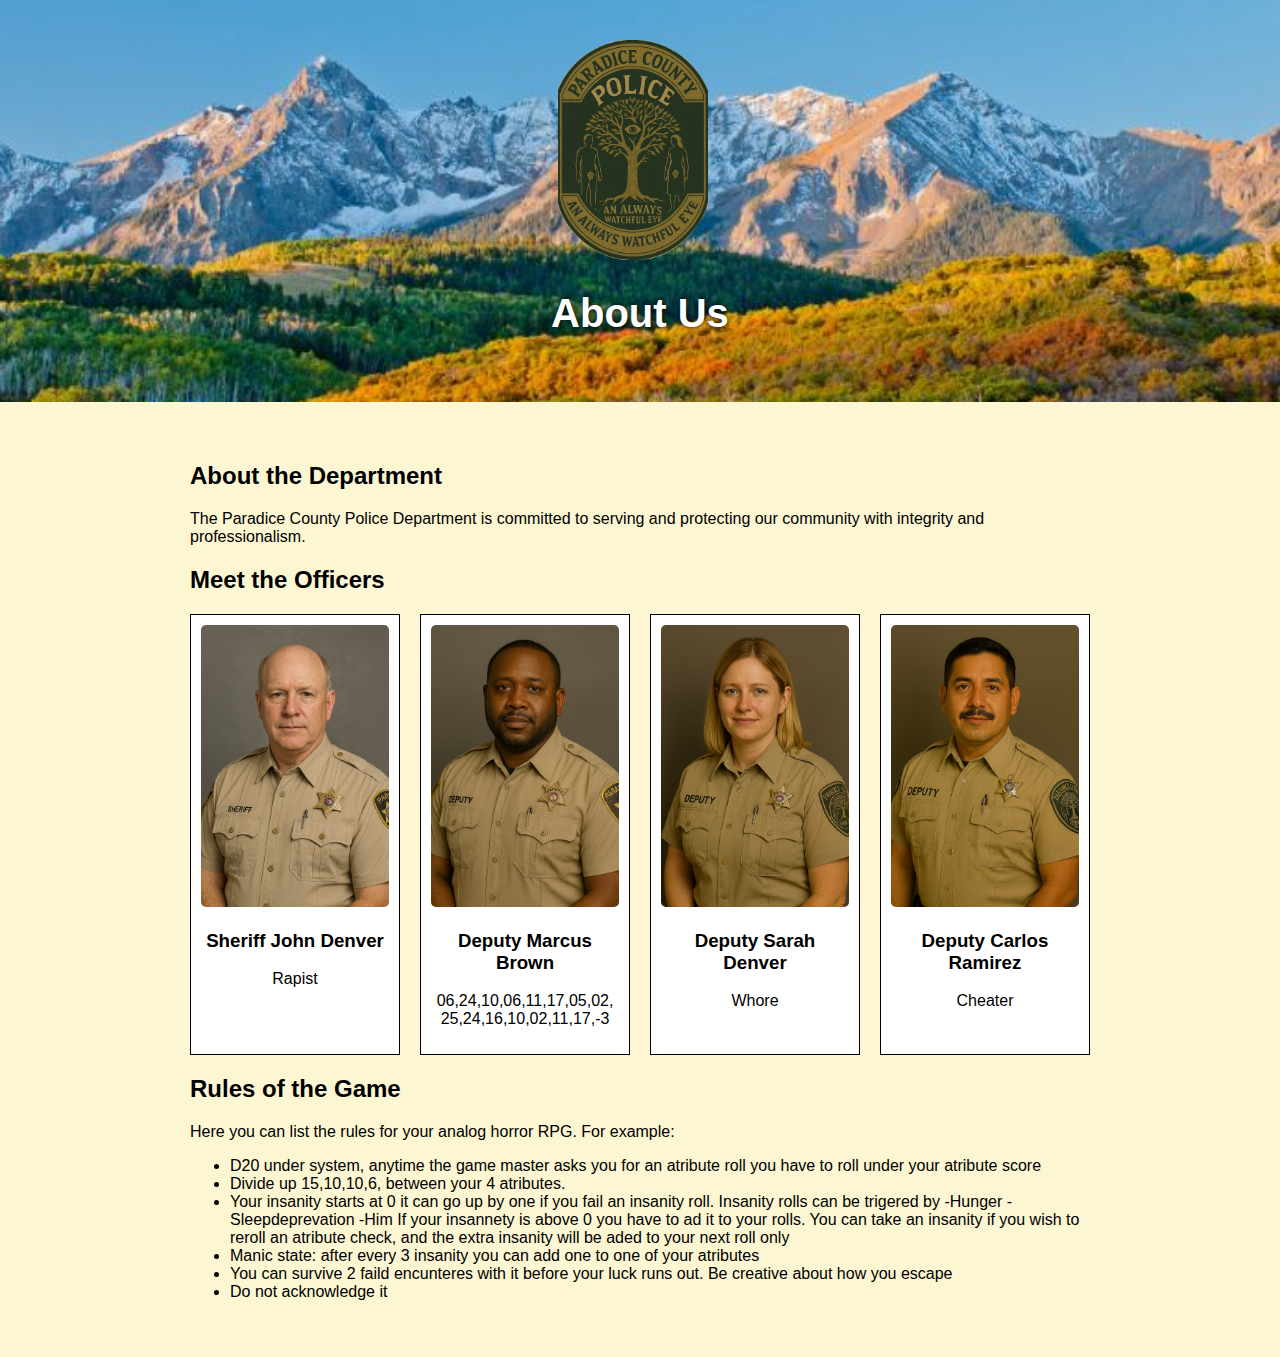
<file: about.html>
<!DOCTYPE html>
<html lang="en">
<head>
    <link rel="icon" type="image/png" href="favicon.png">
    <meta charset="UTF-8">
    <meta name="viewport" content="width=device-width, initial-scale=1.0">
    <title>About Us - Paradice County Police Department</title>
    <link rel="stylesheet" href="style.css">
</head>
<body>
    <header><img src="Logo.png" alt="Operation Nightfall" class="news-image">
        <h1>About Us</h1>
    </header>
    <main>
        <section>
            <h2>About the Department</h2>
            <p>The Paradice County Police Department is committed to serving and protecting our community with integrity and professionalism.</p>
        </section>
        <section>
            <h2>Meet the Officers</h2>
            <div class="officer-grid">
                <div class="officer-card">
                    <img src="sheriff1.jpg" alt="Sheriff">
                    <h3>Sheriff John Denver</h3>
                    <p>Rapist</p>
                </div>
                <div class="officer-card">
                    <img src="deputy11.png" alt="Deputy">
                    <h3>Deputy Marcus Brown</h3>
                    <p>06,24,10,06,11,17,05,02,
                        25,24,16,10,02,11,17,-3</p>
                </div>
                <div class="officer-card">
                    <img src="deputy21.png" alt="Deputy">
                    <h3>Deputy Sarah Denver</h3>
                    <p>Whore</p>
                </div>
                <div class="officer-card">
                    <img src="deputy31.png" alt="Deputy">
                    <h3>Deputy Carlos Ramirez</h3>
                    <p>Cheater</p>
                </div>
            </div>
        </section>
        <section>
            <h2>Rules of the Game</h2>
            <p>Here you can list the rules for your analog horror RPG. For example:</p>
            <ul>
                <li>D20 under system, anytime the game master asks you for an atribute roll
                    you have to roll under your atribute score</li>
                <li>Divide up 15,10,10,6, between your 4 atributes. </li>
                <li>Your insanity starts at 0 it can go up by one if you fail an insanity roll.
                Insanity rolls can be trigered by
                -Hunger
                -Sleepdeprevation
                -Him
                If your insannety is above 0 you have to ad it to your rolls.
                You can take an insanity if you wish to reroll an atribute check, 
                and the extra insanity will be aded to your next roll only </li>
                <li>Manic state: after every 3 insanity you can add one to one of your atributes </li>
                <li>You can survive 2 faild encunteres with it before your luck runs out. Be creative about how you escape </li>
                <li>Do not acknowledge it</li>
            </ul>
        </section>
    </main>
</body>
</html>
</file>
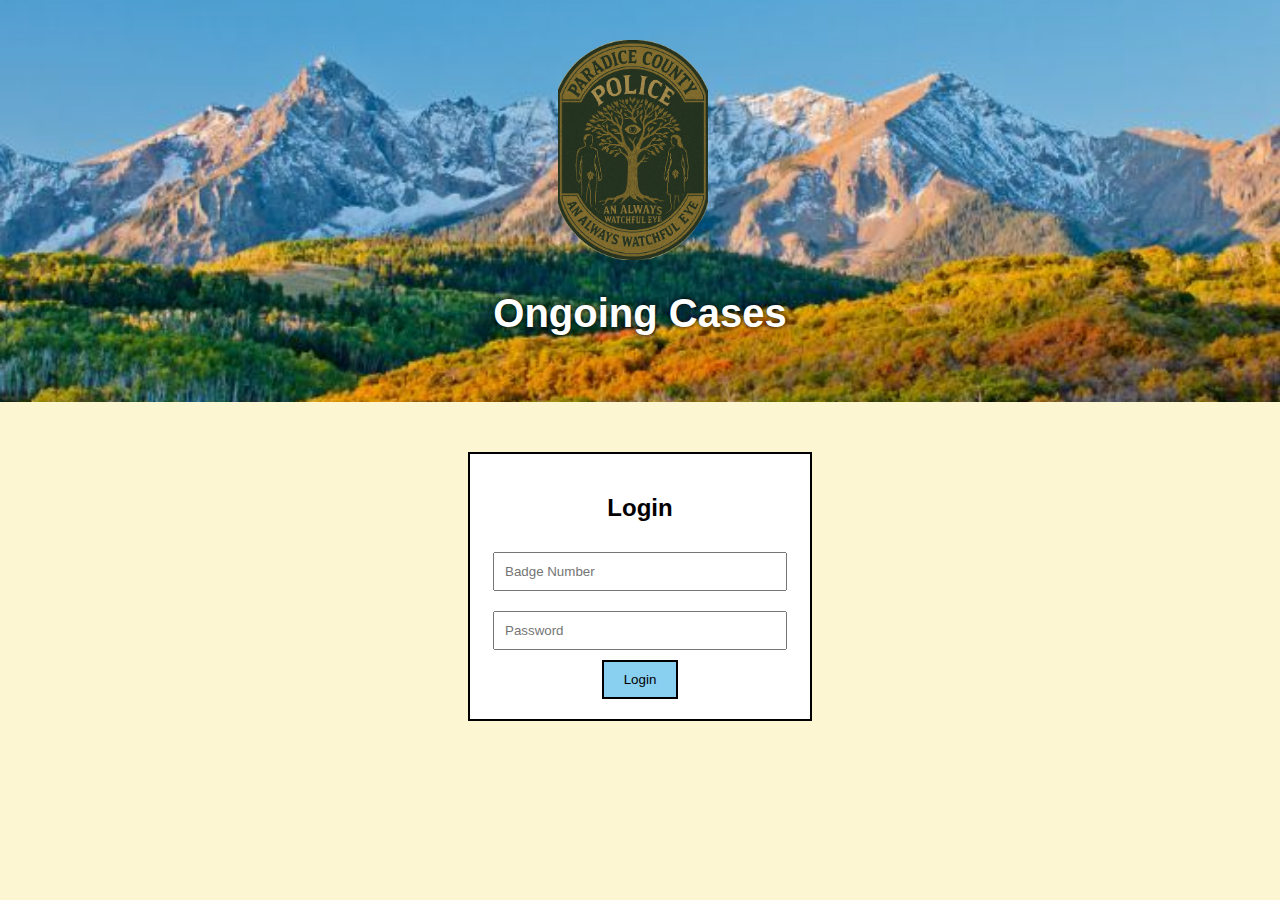
<file: cases.html>
<!DOCTYPE html>
<html lang="en">
<head>
<link rel="icon" type="image/png" href="favicon.png">
<meta charset="UTF-8">
<meta name="viewport" content="width=device-width, initial-scale=1.0">
<title> Ongoing Cases - Login</title>
<link rel="stylesheet" href="style.css">
<style>
    body { background-color: #fdf6d3; font-family: Arial; text-align: center; }
    .login-box, .upload-box { margin: 50px auto; padding: 20px; background: #fff; width: 300px; border: 2px solid #000; }
    input { width: 90%; padding: 10px; margin: 10px 0; }
    button { padding: 10px 20px; background: #89CFF0; border: 2px solid #000; cursor: pointer; }
    .file-list a { display: block; margin: 5px; color: blue; text-decoration: underline; }
</style>
</head>
<body>
<header>
  <img src="Logo.png" alt="Operation Nightfall" class="news-image">
  <h1>Ongoing Cases</h1></header>

<div class="login-box" id="loginBox">
    <h2>Login</h2>
    <input type="text" id="badge" placeholder="Badge Number">
    <input type="password" id="password" placeholder="Password">
    <button onclick="login()">Login</button>
</div>

<div class="upload-box" id="uploadBox" style="display:none;">
    <h2>Upload Case PDF</h2>
    <input type="file" id="fileInput" accept="application/pdf">
    <button onclick="uploadFile()">Upload</button>
    <h3>Uploaded Files:</h3>
    <div class="file-list" id="fileList"></div>
</div>

<script>
const correctBadge = "574167"; // Example badge number
const correctPassword = "mypasword1"; // Example password

function login() {
    const badge = document.getElementById('badge').value;
    const password = document.getElementById('password').value;
    if (badge === correctBadge && password === correctPassword) {
        document.getElementById('loginBox').style.display = 'none';
        document.getElementById('uploadBox').style.display = 'block';
        loadFiles();
    } else {
        alert('Invalid credentials');
    }
}

function uploadFile() {
    const fileInput = document.getElementById('fileInput');
    const file = fileInput.files[0];
    if (file) {
        const reader = new FileReader();
        reader.onload = function(e) {
            const files = JSON.parse(localStorage.getItem('pdfFiles') || '[]');
            files.push({ name: file.name, data: e.target.result });
            localStorage.setItem('pdfFiles', JSON.stringify(files));
            loadFiles();
        };
        reader.readAsDataURL(file);
    }
}

function loadFiles() {
    const fileList = document.getElementById('fileList');
    fileList.innerHTML = '';
    const files = JSON.parse(localStorage.getItem('pdfFiles') || '[]');
    files.forEach(file => {
        const link = document.createElement('a');
        link.href = file.data;
        link.textContent = file.name;
        link.target = '_blank';
        link.download = file.name;
        fileList.appendChild(link);
    });
}
</script>
</body>
</html>
</file>
<file: style.css>
body {
    background-color: #fdf6d3; /* Government yellow */
    color: #000;
    font-family: 'Arial', sans-serif;
    text-align: center;
    margin: 0;
    padding: 0;
}

header {
    background-image: url('header-bg.jpg');
    background-size: cover;
    background-position: center;
    padding: 40px;
    color: #fff;
    text-shadow: 0 0 5px #000;
}

h1 {
    font-size: 2.5em;
}

.button-container {
    margin-top: 50px;
}

.nav-button {
    display: inline-block;
    margin: 15px;
    padding: 15px 30px;
    background-color: #89CFF0; /* Baby blue */
    color: #000;
    border: 2px solid #000;
    text-decoration: none;
    font-size: 18px;
    transition: background-color 0.3s ease;
}

.nav-button:hover {
    background-color: #6BB7E3; /* Slightly darker blue */
}

/* About Us page styles */
main {
    max-width: 900px;
    margin: 20px auto;
    text-align: left;
    padding: 20px;
}

.officer-grid {
    display: grid;
    grid-template-columns: repeat(auto-fit, minmax(200px, 1fr));
    gap: 20px;
    margin-top: 20px;
}

.officer-card {
    background-color: #fff;
    border: 1px solid #000;
    padding: 10px;
    text-align: center;
}

.officer-card img {
    max-width: 100%;
    height: auto;
    border-radius: 5px;
}
.news-section {
  max-width: 900px;
  margin: 40px auto;
  background-color: #fff !important;
  color: #000;
  padding: 20px;
  border: 2px solid #000;
  text-align: left;
}

.news-section h2 {
  font-size: 2em;
  margin-bottom: 20px;
  text-align: center;
}

.news-item {
  display: flex;
  align-items: flex-start;
  margin-bottom: 20px;
  border-bottom: 1px solid #ccc;
  padding-bottom: 15px;
}

.news-image {
  width: 150px;
  height: auto;
  margin-right: 15px;
  border-radius: 5px;
}

.news-content h3 {
  margin: 0 0 10px;
  font-size: 1.5em;
}

.news-content p {
  margin: 0;
  font-size: 1em;
  line-height: 1.4;
}
</file>
